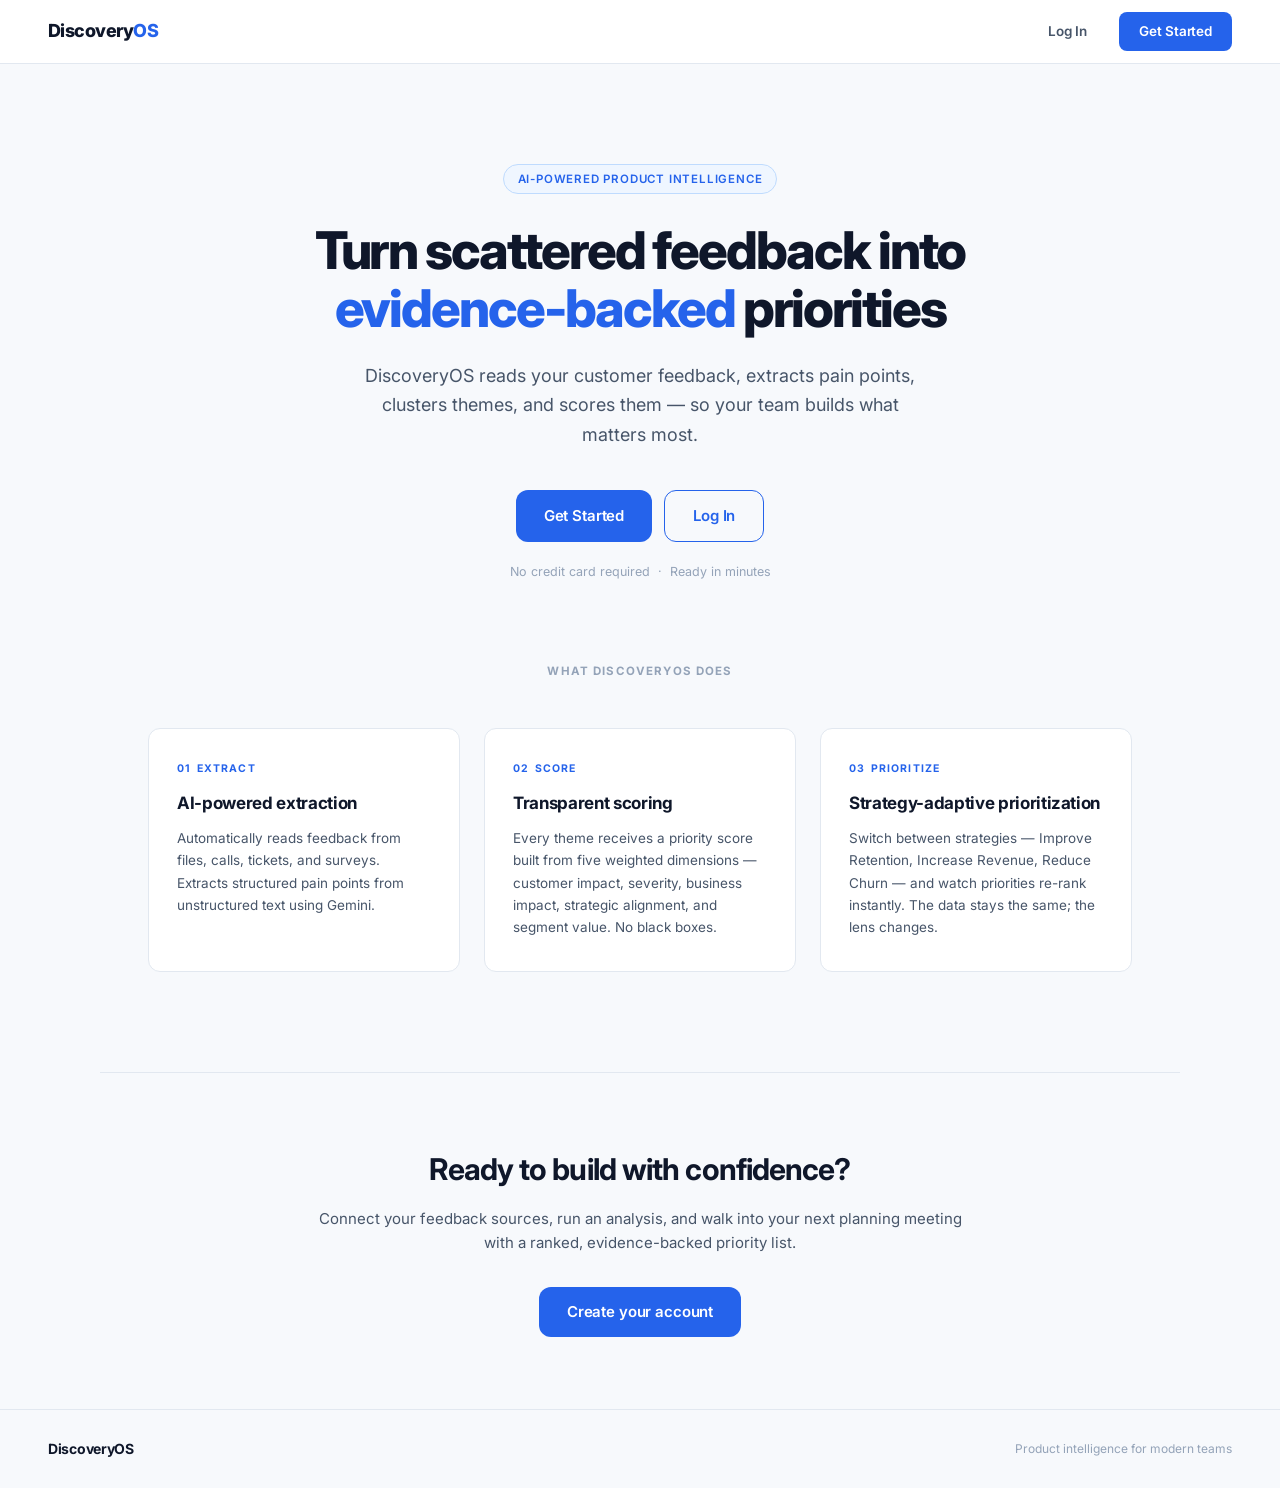
<file: frontend/static/landing.html>
<!DOCTYPE html>
<html lang="en">
<head>
    <meta charset="UTF-8">
    <meta name="viewport" content="width=device-width, initial-scale=1.0">
    <title>DiscoveryOS — Turn Customer Feedback into Product Priorities</title>
    <meta name="description" content="DiscoveryOS transforms scattered customer feedback into evidence-backed product priorities using AI-powered extraction and transparent scoring.">
    <link href="https://fonts.googleapis.com/css2?family=Inter:wght@400;500;600;700;800&display=swap" rel="stylesheet">
    <style>
        :root {
            --sidebar-bg: #050B14;
            --primary-blue: #2563EB;
            --primary-hover: #1D4ED8;
            --primary-light: #EFF6FF;
            --bg-primary: #F7F9FC;
            --bg-card: #FFFFFF;
            --text-primary: #0F172A;
            --text-secondary: #475569;
            --text-tertiary: #94A3B8;
            --border-color: #E2E8F0;
            --border-radius: 12px;
            --border-radius-sm: 8px;
        }
        * { margin: 0; padding: 0; box-sizing: border-box; }
        html { scroll-behavior: smooth; }
        body {
            font-family: 'Inter', -apple-system, BlinkMacSystemFont, 'Segoe UI', sans-serif;
            background: var(--bg-primary);
            color: var(--text-primary);
            font-size: 14px;
            line-height: 1.6;
            -webkit-font-smoothing: antialiased;
        }

        /* NAV */
        nav {
            position: sticky;
            top: 0;
            z-index: 100;
            background: rgba(255,255,255,0.92);
            backdrop-filter: blur(12px);
            border-bottom: 1px solid var(--border-color);
            padding: 0 48px;
            height: 64px;
            display: flex;
            align-items: center;
            justify-content: space-between;
        }
        .nav-brand {
            font-size: 18px;
            font-weight: 800;
            color: var(--text-primary);
            letter-spacing: -0.03em;
        }
        .nav-brand span { color: var(--primary-blue); }
        .nav-actions { display: flex; gap: 12px; align-items: center; }
        .btn {
            display: inline-flex;
            align-items: center;
            justify-content: center;
            padding: 9px 20px;
            border-radius: var(--border-radius-sm);
            font-size: 13.5px;
            font-weight: 600;
            cursor: pointer;
            border: none;
            text-decoration: none;
            transition: all 150ms ease;
            letter-spacing: -0.01em;
        }
        .btn-ghost {
            background: transparent;
            color: var(--text-secondary);
            border: 1px solid transparent;
        }
        .btn-ghost:hover { background: var(--bg-primary); color: var(--text-primary); }
        .btn-primary {
            background: var(--primary-blue);
            color: #fff;
        }
        .btn-primary:hover { background: var(--primary-hover); transform: translateY(-1px); box-shadow: 0 4px 12px rgba(37,99,235,0.25); }
        .btn-outline {
            background: transparent;
            color: var(--primary-blue);
            border: 1.5px solid var(--primary-blue);
        }
        .btn-outline:hover { background: var(--primary-light); }
        .btn-lg { padding: 13px 28px; font-size: 15px; border-radius: var(--border-radius); }

        /* HERO */
        .hero {
            max-width: 860px;
            margin: 0 auto;
            padding: 100px 48px 80px;
            text-align: center;
        }
        .hero-badge {
            display: inline-block;
            font-size: 11.5px;
            font-weight: 600;
            letter-spacing: 0.07em;
            text-transform: uppercase;
            color: var(--primary-blue);
            background: var(--primary-light);
            padding: 5px 14px;
            border-radius: 100px;
            margin-bottom: 28px;
            border: 1px solid #BFDBFE;
        }
        .hero h1 {
            font-size: 52px;
            font-weight: 800;
            color: var(--text-primary);
            letter-spacing: -0.04em;
            line-height: 1.1;
            margin-bottom: 24px;
        }
        .hero h1 em {
            font-style: normal;
            color: var(--primary-blue);
        }
        .hero-sub {
            font-size: 18px;
            color: var(--text-secondary);
            max-width: 580px;
            margin: 0 auto 40px;
            line-height: 1.65;
            font-weight: 400;
        }
        .hero-actions {
            display: flex;
            gap: 12px;
            justify-content: center;
            flex-wrap: wrap;
        }
        .hero-note {
            margin-top: 20px;
            font-size: 12.5px;
            color: var(--text-tertiary);
        }

        /* FEATURES */
        .features {
            max-width: 1080px;
            margin: 0 auto;
            padding: 0 48px 100px;
        }
        .features-label {
            text-align: center;
            font-size: 11.5px;
            font-weight: 700;
            letter-spacing: 0.1em;
            text-transform: uppercase;
            color: var(--text-tertiary);
            margin-bottom: 48px;
        }
        .features-grid {
            display: grid;
            grid-template-columns: repeat(3, 1fr);
            gap: 24px;
        }
        .feature-card {
            background: var(--bg-card);
            border: 1px solid var(--border-color);
            border-radius: var(--border-radius);
            padding: 32px 28px;
            transition: box-shadow 200ms ease, transform 200ms ease;
        }
        .feature-card:hover {
            box-shadow: 0 8px 24px rgba(0,0,0,0.06);
            transform: translateY(-2px);
        }
        .feature-label {
            font-size: 10.5px;
            font-weight: 700;
            letter-spacing: 0.1em;
            text-transform: uppercase;
            color: var(--primary-blue);
            margin-bottom: 12px;
        }
        .feature-card h3 {
            font-size: 17px;
            font-weight: 700;
            color: var(--text-primary);
            margin-bottom: 10px;
            letter-spacing: -0.02em;
        }
        .feature-card p {
            font-size: 13.5px;
            color: var(--text-secondary);
            line-height: 1.65;
        }

        /* DIVIDER */
        .divider {
            max-width: 1080px;
            margin: 0 auto;
            padding: 0 48px;
            border-top: 1px solid var(--border-color);
        }

        /* SOCIAL PROOF */
        .proof {
            max-width: 760px;
            margin: 0 auto;
            padding: 72px 48px;
            text-align: center;
        }
        .proof h2 {
            font-size: 30px;
            font-weight: 700;
            letter-spacing: -0.03em;
            color: var(--text-primary);
            margin-bottom: 14px;
        }
        .proof p {
            font-size: 15px;
            color: var(--text-secondary);
            margin-bottom: 32px;
        }

        /* FOOTER */
        footer {
            border-top: 1px solid var(--border-color);
            padding: 28px 48px;
            display: flex;
            align-items: center;
            justify-content: space-between;
        }
        .footer-brand {
            font-size: 14px;
            font-weight: 700;
            color: var(--text-primary);
            letter-spacing: -0.02em;
        }
        .footer-note {
            font-size: 12px;
            color: var(--text-tertiary);
        }

        @media (max-width: 768px) {
            nav { padding: 0 20px; }
            .hero { padding: 60px 20px 60px; }
            .hero h1 { font-size: 34px; }
            .features { padding: 0 20px 60px; }
            .features-grid { grid-template-columns: 1fr; }
            footer { flex-direction: column; gap: 8px; text-align: center; }
        }
    </style>
</head>
<body>

    <nav>
        <div class="nav-brand">Discovery<span>OS</span></div>
        <div class="nav-actions">
            <a href="/login" class="btn btn-ghost">Log In</a>
            <a href="/signup" class="btn btn-primary">Get Started</a>
        </div>
    </nav>

    <section class="hero">
        <div class="hero-badge">AI-Powered Product Intelligence</div>
        <h1>Turn scattered feedback into <em>evidence-backed</em> priorities</h1>
        <p class="hero-sub">
            DiscoveryOS reads your customer feedback, extracts pain points, clusters themes, and scores them — so your team builds what matters most.
        </p>
        <div class="hero-actions">
            <a href="/signup" class="btn btn-primary btn-lg">Get Started</a>
            <a href="/login" class="btn btn-outline btn-lg">Log In</a>
        </div>
        <p class="hero-note">No credit card required &nbsp;&middot;&nbsp; Ready in minutes</p>
    </section>

    <section class="features">
        <p class="features-label">What DiscoveryOS does</p>
        <div class="features-grid">
            <div class="feature-card">
                <div class="feature-label">01 &nbsp;Extract</div>
                <h3>AI-powered extraction</h3>
                <p>
                    Automatically reads feedback from files, calls, tickets, and surveys. Extracts structured pain points from unstructured text using Gemini.
                </p>
            </div>
            <div class="feature-card">
                <div class="feature-label">02 &nbsp;Score</div>
                <h3>Transparent scoring</h3>
                <p>
                    Every theme receives a priority score built from five weighted dimensions — customer impact, severity, business impact, strategic alignment, and segment value. No black boxes.
                </p>
            </div>
            <div class="feature-card">
                <div class="feature-label">03 &nbsp;Prioritize</div>
                <h3>Strategy-adaptive prioritization</h3>
                <p>
                    Switch between strategies — Improve Retention, Increase Revenue, Reduce Churn — and watch priorities re-rank instantly. The data stays the same; the lens changes.
                </p>
            </div>
        </div>
    </section>

    <div class="divider"></div>

    <section class="proof">
        <h2>Ready to build with confidence?</h2>
        <p>Connect your feedback sources, run an analysis, and walk into your next planning meeting with a ranked, evidence-backed priority list.</p>
        <a href="/signup" class="btn btn-primary btn-lg">Create your account</a>
    </section>

    <footer>
        <div class="footer-brand">DiscoveryOS</div>
        <div class="footer-note">Product intelligence for modern teams</div>
    </footer>

</body>
</html>
</file>
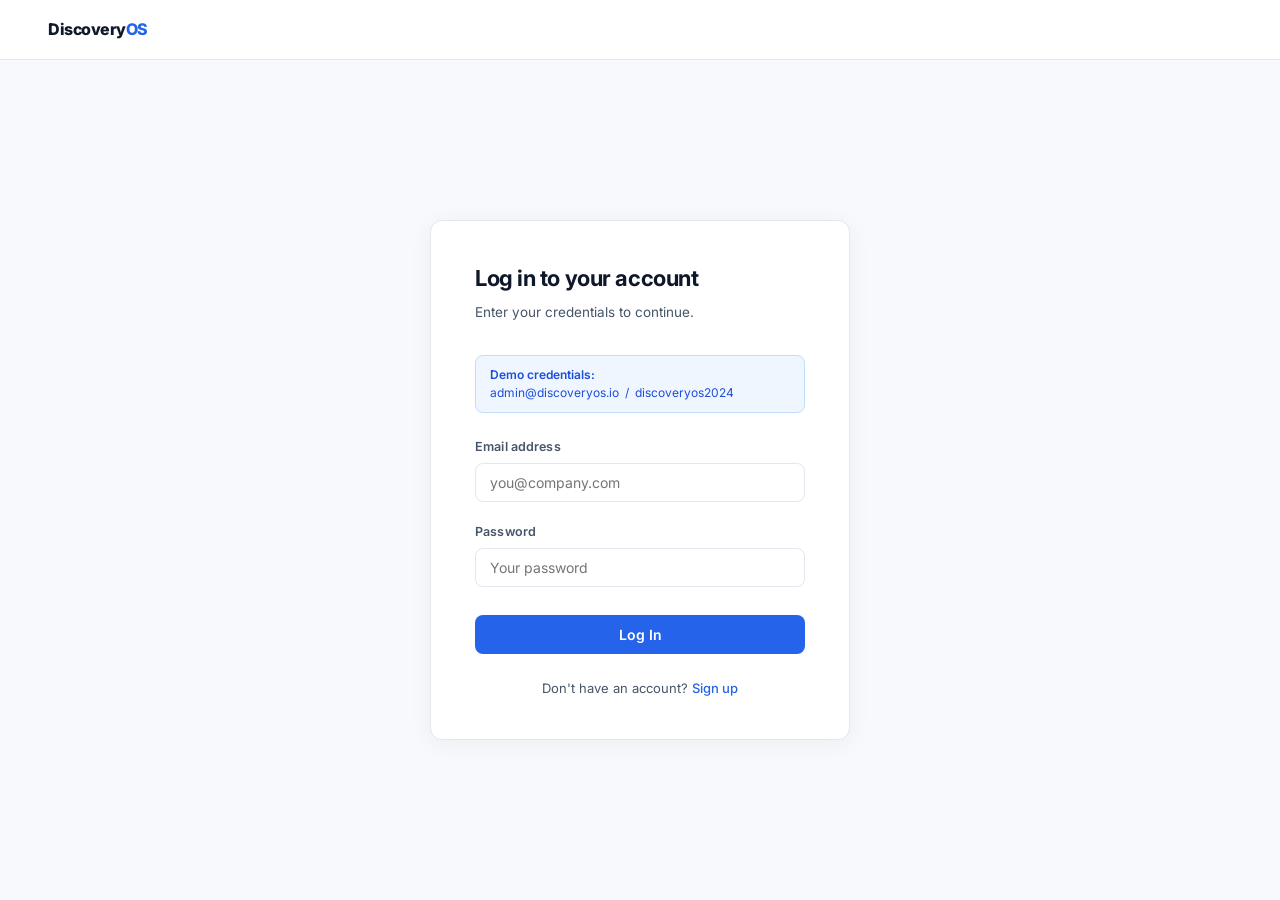
<file: frontend/static/login.html>
<!DOCTYPE html>
<html lang="en">
<head>
    <meta charset="UTF-8">
    <meta name="viewport" content="width=device-width, initial-scale=1.0">
    <title>Log In — DiscoveryOS</title>
    <link href="https://fonts.googleapis.com/css2?family=Inter:wght@400;500;600;700;800&display=swap" rel="stylesheet">
    <style>
        :root {
            --primary-blue: #2563EB;
            --primary-hover: #1D4ED8;
            --primary-light: #EFF6FF;
            --bg-primary: #F7F9FC;
            --bg-card: #FFFFFF;
            --text-primary: #0F172A;
            --text-secondary: #475569;
            --text-tertiary: #94A3B8;
            --border-color: #E2E8F0;
            --danger: #DC2626;
            --danger-bg: #FEE2E2;
            --border-radius: 12px;
            --border-radius-sm: 8px;
        }
        * { margin: 0; padding: 0; box-sizing: border-box; }
        body {
            font-family: 'Inter', -apple-system, BlinkMacSystemFont, 'Segoe UI', sans-serif;
            background: var(--bg-primary);
            color: var(--text-primary);
            font-size: 14px;
            line-height: 1.6;
            -webkit-font-smoothing: antialiased;
            min-height: 100vh;
            display: flex;
            flex-direction: column;
        }
        nav {
            height: 60px;
            display: flex;
            align-items: center;
            padding: 0 48px;
            border-bottom: 1px solid var(--border-color);
            background: var(--bg-card);
        }
        .nav-brand {
            font-size: 16px;
            font-weight: 800;
            color: var(--text-primary);
            letter-spacing: -0.03em;
            text-decoration: none;
        }
        .nav-brand span { color: var(--primary-blue); }
        main {
            flex: 1;
            display: flex;
            align-items: center;
            justify-content: center;
            padding: 48px 20px;
        }
        .auth-box {
            background: var(--bg-card);
            border: 1px solid var(--border-color);
            border-radius: var(--border-radius);
            padding: 40px 44px;
            width: 100%;
            max-width: 420px;
            box-shadow: 0 4px 24px rgba(0,0,0,0.05);
        }
        .auth-header {
            margin-bottom: 32px;
        }
        .auth-header h1 {
            font-size: 22px;
            font-weight: 700;
            color: var(--text-primary);
            letter-spacing: -0.02em;
            margin-bottom: 6px;
        }
        .auth-header p {
            font-size: 13.5px;
            color: var(--text-secondary);
        }
        .form-group {
            margin-bottom: 20px;
        }
        label {
            display: block;
            font-size: 12.5px;
            font-weight: 600;
            color: var(--text-secondary);
            margin-bottom: 6px;
            letter-spacing: 0.01em;
        }
        input[type="email"],
        input[type="password"],
        input[type="text"] {
            width: 100%;
            padding: 10px 14px;
            border: 1.5px solid var(--border-color);
            border-radius: var(--border-radius-sm);
            font-size: 14px;
            font-family: inherit;
            color: var(--text-primary);
            background: var(--bg-card);
            transition: border-color 150ms ease, box-shadow 150ms ease;
            outline: none;
        }
        input:focus {
            border-color: var(--primary-blue);
            box-shadow: 0 0 0 3px rgba(37,99,235,0.1);
        }
        .btn-submit {
            width: 100%;
            padding: 11px;
            background: var(--primary-blue);
            color: #fff;
            border: none;
            border-radius: var(--border-radius-sm);
            font-size: 14px;
            font-weight: 600;
            font-family: inherit;
            cursor: pointer;
            transition: background 150ms ease, transform 150ms ease;
            margin-top: 8px;
        }
        .btn-submit:hover { background: var(--primary-hover); transform: translateY(-1px); }
        .btn-submit:disabled { background: var(--text-tertiary); cursor: not-allowed; transform: none; }
        .auth-footer {
            margin-top: 24px;
            text-align: center;
            font-size: 13px;
            color: var(--text-secondary);
        }
        .auth-footer a {
            color: var(--primary-blue);
            text-decoration: none;
            font-weight: 500;
        }
        .auth-footer a:hover { text-decoration: underline; }
        .error-msg {
            background: var(--danger-bg);
            color: var(--danger);
            border: 1px solid #FECACA;
            border-radius: var(--border-radius-sm);
            padding: 10px 14px;
            font-size: 13px;
            margin-bottom: 20px;
            display: none;
        }
        .demo-hint {
            background: var(--primary-light);
            border: 1px solid #BFDBFE;
            border-radius: var(--border-radius-sm);
            padding: 10px 14px;
            font-size: 12px;
            color: #1D4ED8;
            margin-bottom: 24px;
            line-height: 1.5;
        }
        .demo-hint strong { font-weight: 600; }
    </style>
</head>
<body>
    <nav>
        <a href="/" class="nav-brand">Discovery<span>OS</span></a>
    </nav>
    <main>
        <div class="auth-box">
            <div class="auth-header">
                <h1>Log in to your account</h1>
                <p>Enter your credentials to continue.</p>
            </div>

            <div class="demo-hint">
                <strong>Demo credentials:</strong><br>
                admin@discoveryos.io &nbsp;/&nbsp; discoveryos2024
            </div>

            <div class="error-msg" id="errorMsg"></div>

            <form id="loginForm">
                <div class="form-group">
                    <label for="email">Email address</label>
                    <input type="email" id="email" name="email" placeholder="you@company.com" autocomplete="email" required>
                </div>
                <div class="form-group">
                    <label for="password">Password</label>
                    <input type="password" id="password" name="password" placeholder="Your password" autocomplete="current-password" required>
                </div>
                <button type="submit" class="btn-submit" id="submitBtn">Log In</button>
            </form>

            <div class="auth-footer">
                Don't have an account? <a href="/signup">Sign up</a>
            </div>
        </div>
    </main>

    <script>
        const API_BASE = window.location.origin;

        document.getElementById('loginForm').addEventListener('submit', async (e) => {
            e.preventDefault();
            const btn = document.getElementById('submitBtn');
            const errorMsg = document.getElementById('errorMsg');
            errorMsg.style.display = 'none';

            const email = document.getElementById('email').value.trim();
            const password = document.getElementById('password').value;

            btn.disabled = true;
            btn.textContent = 'Logging in...';

            try {
                const res = await fetch(`${API_BASE}/auth/login`, {
                    method: 'POST',
                    headers: { 'Content-Type': 'application/json' },
                    body: JSON.stringify({ email, password })
                });
                const data = await res.json();
                if (!res.ok) {
                    throw new Error(data.detail || 'Login failed');
                }
                localStorage.setItem('dos_token', data.access_token);
                localStorage.setItem('dos_email', data.email);
                window.location.href = '/app';
            } catch (err) {
                errorMsg.textContent = err.message;
                errorMsg.style.display = 'block';
                btn.disabled = false;
                btn.textContent = 'Log In';
            }
        });

        // If already logged in, go to app
        if (localStorage.getItem('dos_token')) {
            window.location.href = '/app';
        }
    </script>
</body>
</html>
</file>
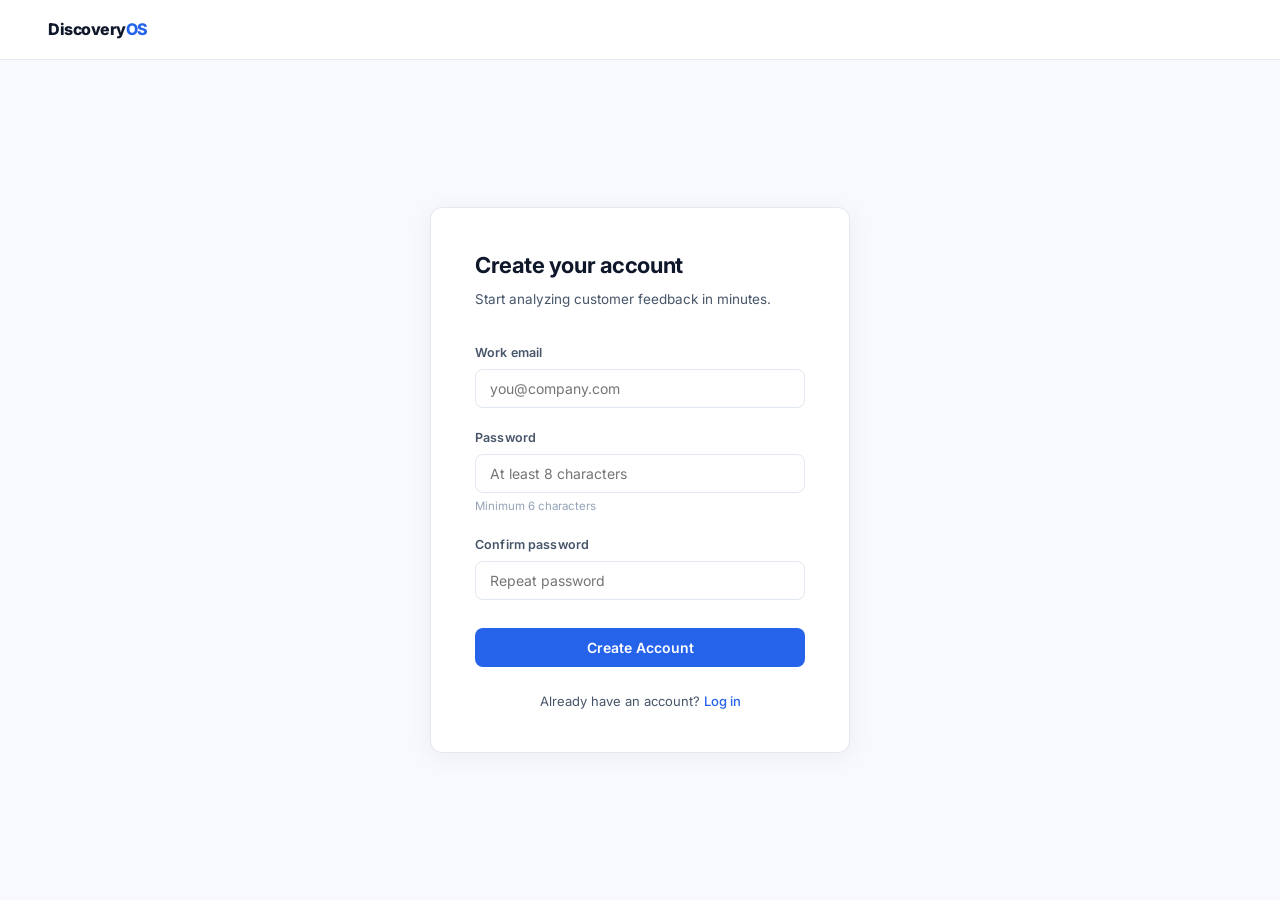
<file: frontend/static/signup.html>
<!DOCTYPE html>
<html lang="en">
<head>
    <meta charset="UTF-8">
    <meta name="viewport" content="width=device-width, initial-scale=1.0">
    <title>Sign Up — DiscoveryOS</title>
    <link href="https://fonts.googleapis.com/css2?family=Inter:wght@400;500;600;700;800&display=swap" rel="stylesheet">
    <style>
        :root {
            --primary-blue: #2563EB;
            --primary-hover: #1D4ED8;
            --primary-light: #EFF6FF;
            --bg-primary: #F7F9FC;
            --bg-card: #FFFFFF;
            --text-primary: #0F172A;
            --text-secondary: #475569;
            --text-tertiary: #94A3B8;
            --border-color: #E2E8F0;
            --danger: #DC2626;
            --danger-bg: #FEE2E2;
            --border-radius: 12px;
            --border-radius-sm: 8px;
        }
        * { margin: 0; padding: 0; box-sizing: border-box; }
        body {
            font-family: 'Inter', -apple-system, BlinkMacSystemFont, 'Segoe UI', sans-serif;
            background: var(--bg-primary);
            color: var(--text-primary);
            font-size: 14px;
            line-height: 1.6;
            -webkit-font-smoothing: antialiased;
            min-height: 100vh;
            display: flex;
            flex-direction: column;
        }
        nav {
            height: 60px;
            display: flex;
            align-items: center;
            padding: 0 48px;
            border-bottom: 1px solid var(--border-color);
            background: var(--bg-card);
        }
        .nav-brand {
            font-size: 16px;
            font-weight: 800;
            color: var(--text-primary);
            letter-spacing: -0.03em;
            text-decoration: none;
        }
        .nav-brand span { color: var(--primary-blue); }
        main {
            flex: 1;
            display: flex;
            align-items: center;
            justify-content: center;
            padding: 48px 20px;
        }
        .auth-box {
            background: var(--bg-card);
            border: 1px solid var(--border-color);
            border-radius: var(--border-radius);
            padding: 40px 44px;
            width: 100%;
            max-width: 420px;
            box-shadow: 0 4px 24px rgba(0,0,0,0.05);
        }
        .auth-header {
            margin-bottom: 32px;
        }
        .auth-header h1 {
            font-size: 22px;
            font-weight: 700;
            color: var(--text-primary);
            letter-spacing: -0.02em;
            margin-bottom: 6px;
        }
        .auth-header p {
            font-size: 13.5px;
            color: var(--text-secondary);
        }
        .form-group { margin-bottom: 20px; }
        label {
            display: block;
            font-size: 12.5px;
            font-weight: 600;
            color: var(--text-secondary);
            margin-bottom: 6px;
            letter-spacing: 0.01em;
        }
        input[type="email"],
        input[type="password"],
        input[type="text"] {
            width: 100%;
            padding: 10px 14px;
            border: 1.5px solid var(--border-color);
            border-radius: var(--border-radius-sm);
            font-size: 14px;
            font-family: inherit;
            color: var(--text-primary);
            background: var(--bg-card);
            transition: border-color 150ms ease, box-shadow 150ms ease;
            outline: none;
        }
        input:focus {
            border-color: var(--primary-blue);
            box-shadow: 0 0 0 3px rgba(37,99,235,0.1);
        }
        .btn-submit {
            width: 100%;
            padding: 11px;
            background: var(--primary-blue);
            color: #fff;
            border: none;
            border-radius: var(--border-radius-sm);
            font-size: 14px;
            font-weight: 600;
            font-family: inherit;
            cursor: pointer;
            transition: background 150ms ease, transform 150ms ease;
            margin-top: 8px;
        }
        .btn-submit:hover { background: var(--primary-hover); transform: translateY(-1px); }
        .btn-submit:disabled { background: var(--text-tertiary); cursor: not-allowed; transform: none; }
        .auth-footer {
            margin-top: 24px;
            text-align: center;
            font-size: 13px;
            color: var(--text-secondary);
        }
        .auth-footer a {
            color: var(--primary-blue);
            text-decoration: none;
            font-weight: 500;
        }
        .auth-footer a:hover { text-decoration: underline; }
        .error-msg {
            background: var(--danger-bg);
            color: var(--danger);
            border: 1px solid #FECACA;
            border-radius: var(--border-radius-sm);
            padding: 10px 14px;
            font-size: 13px;
            margin-bottom: 20px;
            display: none;
        }
        .hint {
            font-size: 11.5px;
            color: var(--text-tertiary);
            margin-top: 4px;
        }
    </style>
</head>
<body>
    <nav>
        <a href="/" class="nav-brand">Discovery<span>OS</span></a>
    </nav>
    <main>
        <div class="auth-box">
            <div class="auth-header">
                <h1>Create your account</h1>
                <p>Start analyzing customer feedback in minutes.</p>
            </div>

            <div class="error-msg" id="errorMsg"></div>

            <form id="signupForm">
                <div class="form-group">
                    <label for="email">Work email</label>
                    <input type="email" id="email" name="email" placeholder="you@company.com" autocomplete="email" required>
                </div>
                <div class="form-group">
                    <label for="password">Password</label>
                    <input type="password" id="password" name="password" placeholder="At least 8 characters" autocomplete="new-password" required minlength="6">
                    <div class="hint">Minimum 6 characters</div>
                </div>
                <div class="form-group">
                    <label for="confirmPassword">Confirm password</label>
                    <input type="password" id="confirmPassword" name="confirmPassword" placeholder="Repeat password" autocomplete="new-password" required>
                </div>
                <button type="submit" class="btn-submit" id="submitBtn">Create Account</button>
            </form>

            <div class="auth-footer">
                Already have an account? <a href="/login">Log in</a>
            </div>
        </div>
    </main>

    <script>
        const API_BASE = window.location.origin;

        document.getElementById('signupForm').addEventListener('submit', async (e) => {
            e.preventDefault();
            const btn = document.getElementById('submitBtn');
            const errorMsg = document.getElementById('errorMsg');
            errorMsg.style.display = 'none';

            const email = document.getElementById('email').value.trim();
            const password = document.getElementById('password').value;
            const confirmPassword = document.getElementById('confirmPassword').value;

            if (password !== confirmPassword) {
                errorMsg.textContent = 'Passwords do not match.';
                errorMsg.style.display = 'block';
                return;
            }
            if (password.length < 6) {
                errorMsg.textContent = 'Password must be at least 6 characters.';
                errorMsg.style.display = 'block';
                return;
            }

            btn.disabled = true;
            btn.textContent = 'Creating account...';

            try {
                const res = await fetch(`${API_BASE}/auth/signup`, {
                    method: 'POST',
                    headers: { 'Content-Type': 'application/json' },
                    body: JSON.stringify({ email, password })
                });
                const data = await res.json();
                if (!res.ok) {
                    throw new Error(data.detail || 'Signup failed');
                }
                localStorage.setItem('dos_token', data.access_token);
                localStorage.setItem('dos_email', data.email);
                window.location.href = '/app';
            } catch (err) {
                errorMsg.textContent = err.message;
                errorMsg.style.display = 'block';
                btn.disabled = false;
                btn.textContent = 'Create Account';
            }
        });

        // If already logged in, go to app
        if (localStorage.getItem('dos_token')) {
            window.location.href = '/app';
        }
    </script>
</body>
</html>
</file>
